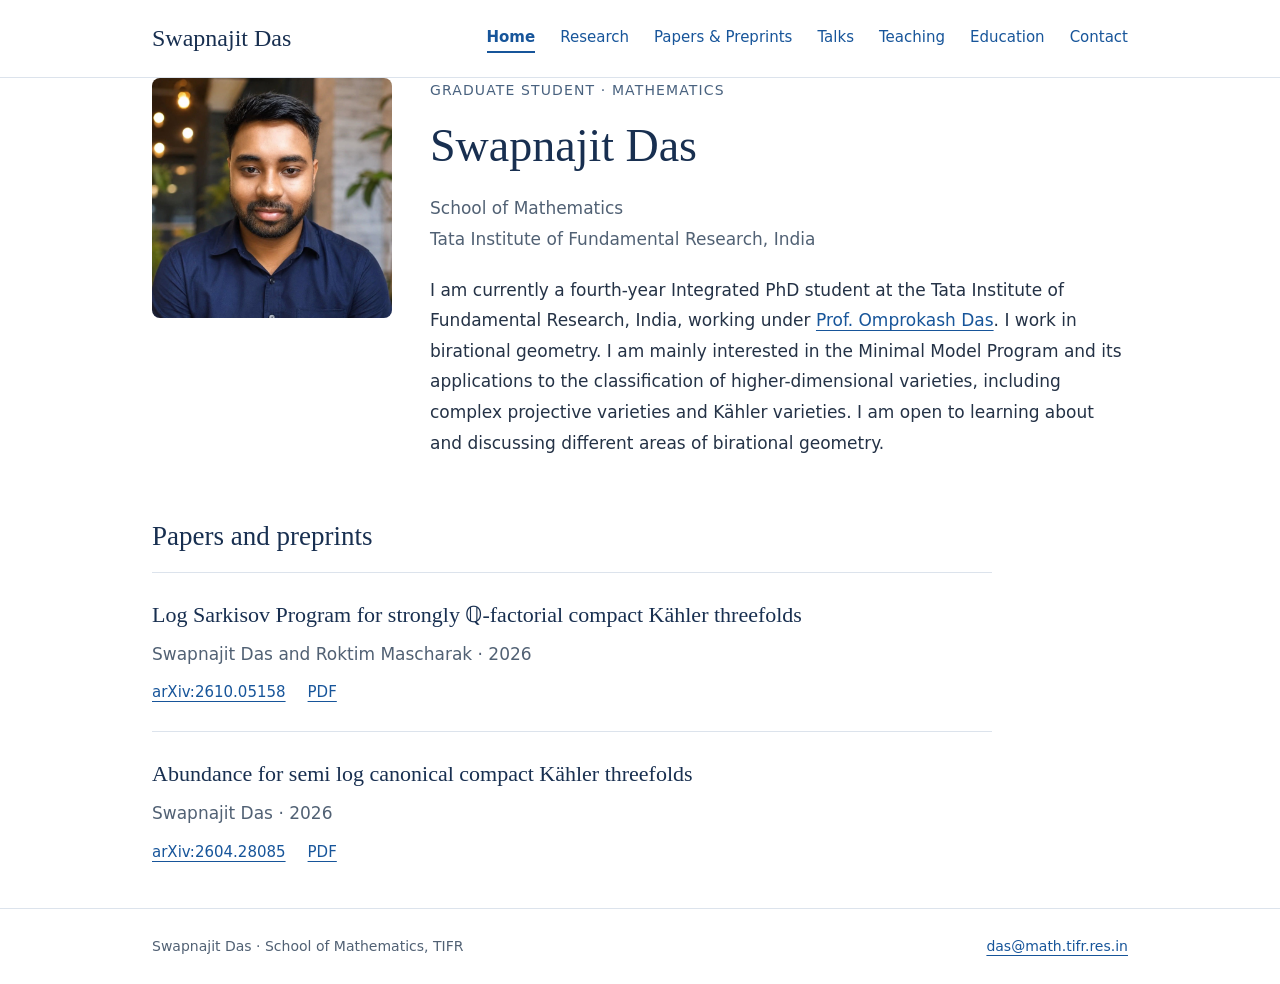
<file: index.html>
<!doctype html><html lang="en"><head><meta charset="utf-8"><meta name="viewport" content="width=device-width,initial-scale=1"><title>Home | Swapnajit Das</title><meta name="description" content="Swapnajit Das, fourth-year Integrated PhD student at TIFR. Birational geometry, the Minimal Model Program, and Kähler varieties."><link rel="stylesheet" href="style.css"></head><body><header><div class="wrap header"><a class="brand" href="index.html">Swapnajit Das</a><nav aria-label="Main navigation"><a href="index.html" aria-current="page">Home</a><a href="research.html">Research</a><a href="publications.html">Papers &amp; Preprints</a><a href="talks.html">Talks</a><a href="teaching.html">Teaching</a><a href="education.html">Education</a><a href="contact.html">Contact</a></nav></div></header><main class="wrap"><div class="profile"><img class="portrait" src="portrait.jpg" alt="Portrait of Swapnajit Das" width="240" height="240"><div class="profile-text"><div class="eyebrow">Graduate student · Mathematics</div><h1>Swapnajit Das</h1><p class="affiliation">School of Mathematics<br>Tata Institute of Fundamental Research, India</p><div class="intro"><p>I am currently a fourth-year Integrated PhD student at the Tata Institute of Fundamental Research, India, working under <a href="https://omprokashdas.github.io/">Prof. Omprokash Das</a>. I work in birational geometry. I am mainly interested in the Minimal Model Program and its applications to the classification of higher-dimensional varieties, including complex projective varieties and Kähler varieties. I am open to learning about and discussing different areas of birational geometry.</p></div></div></div><h2>Papers and preprints</h2><ol class="papers"><li><h3>Log Sarkisov Program for strongly ℚ-factorial compact Kähler threefolds</h3><p class="authors">Swapnajit Das and Roktim Mascharak · 2026</p><div class="links"><a href="https://arxiv.org/abs/2610.05158">arXiv:2610.05158</a><a href="https://arxiv.org/pdf/2610.05158">PDF</a></div></li><li><h3>Abundance for semi log canonical compact Kähler threefolds</h3><p class="authors">Swapnajit Das · 2026</p><div class="links"><a href="https://arxiv.org/abs/2604.28085">arXiv:2604.28085</a><a href="https://arxiv.org/pdf/2604.28085">PDF</a></div></li></ol></main><footer><div class="wrap footer"><span>Swapnajit Das · School of Mathematics, TIFR</span><a href="mailto:das@math.tifr.res.in">das@math.tifr.res.in</a></div></footer></body></html>
</file>
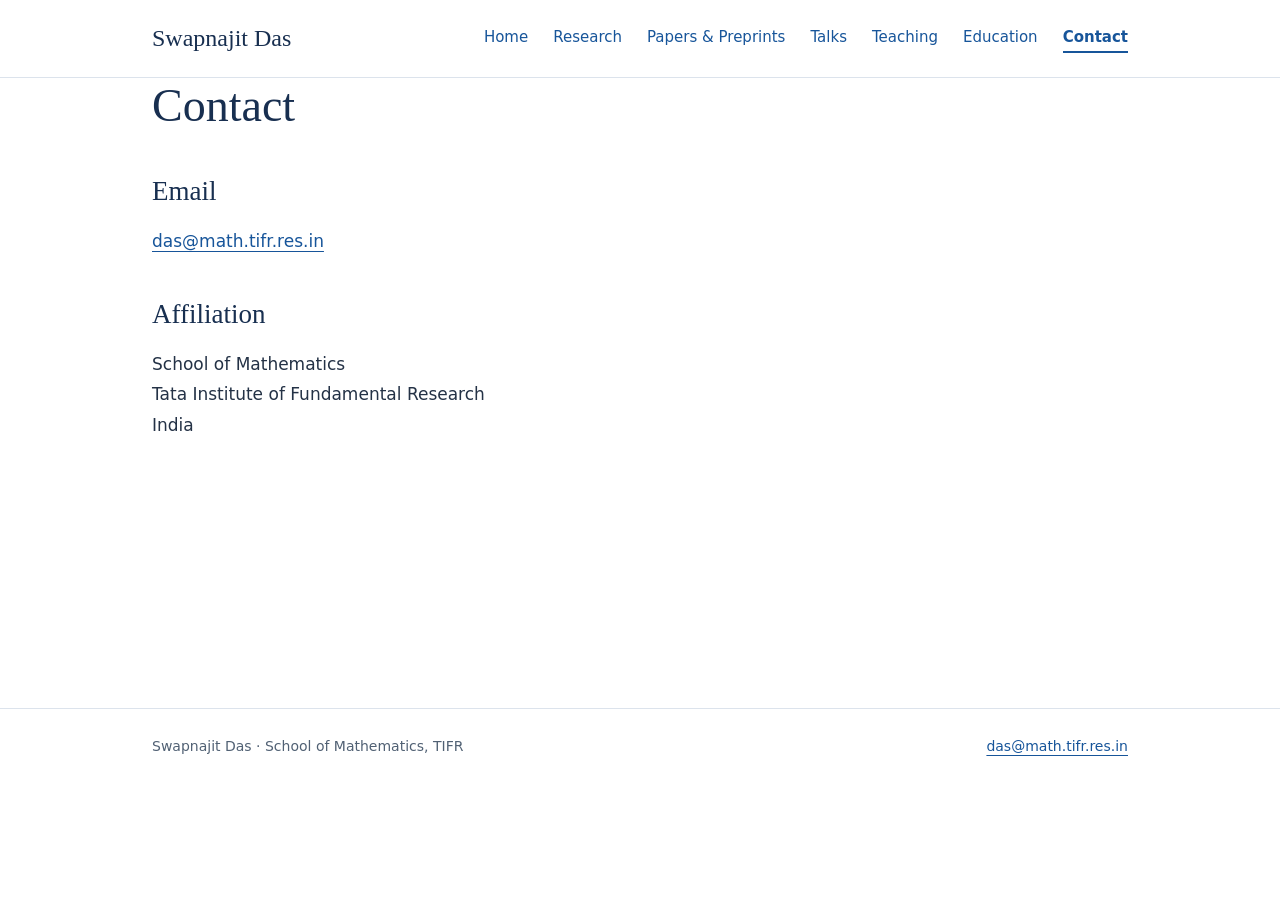
<file: contact.html>
<!doctype html><html lang="en"><head><meta charset="utf-8"><meta name="viewport" content="width=device-width,initial-scale=1"><title>Contact | Swapnajit Das</title><meta name="description" content="Swapnajit Das, fourth-year Integrated PhD student at TIFR. Birational geometry, the Minimal Model Program, and Kähler varieties."><link rel="stylesheet" href="style.css"></head><body><header><div class="wrap header"><a class="brand" href="index.html">Swapnajit Das</a><nav aria-label="Main navigation"><a href="index.html">Home</a><a href="research.html">Research</a><a href="publications.html">Papers &amp; Preprints</a><a href="talks.html">Talks</a><a href="teaching.html">Teaching</a><a href="education.html">Education</a><a href="contact.html" aria-current="page">Contact</a></nav></div></header><main class="wrap"><h1>Contact</h1><h2>Email</h2><p><a href="mailto:das@math.tifr.res.in">das@math.tifr.res.in</a></p><h2>Affiliation</h2><p>School of Mathematics<br>Tata Institute of Fundamental Research<br>India</p></main><footer><div class="wrap footer"><span>Swapnajit Das · School of Mathematics, TIFR</span><a href="mailto:das@math.tifr.res.in">das@math.tifr.res.in</a></div></footer></body></html>
</file>
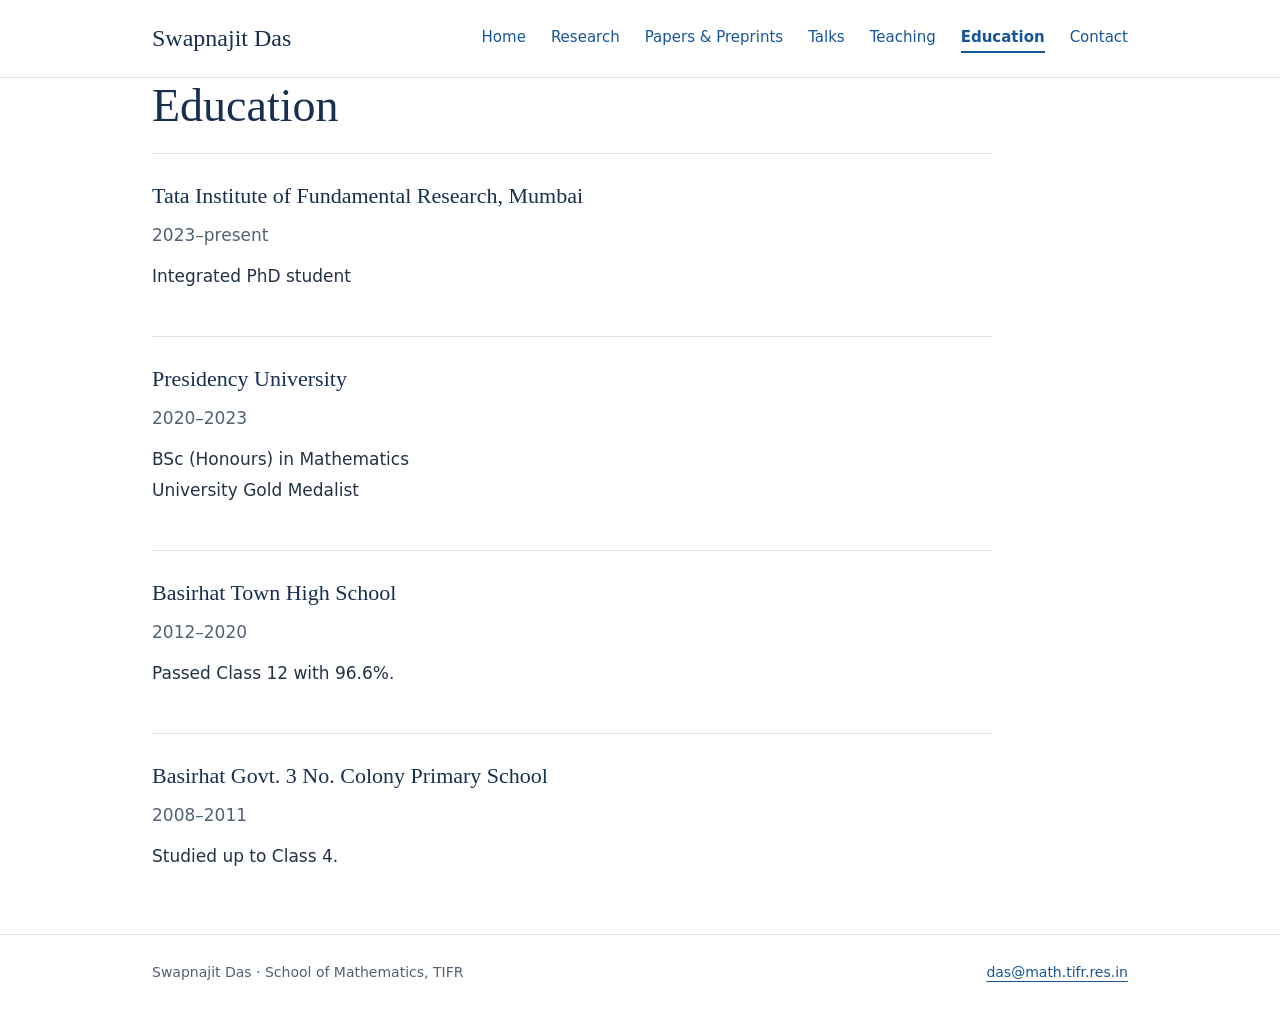
<file: education.html>
<!doctype html><html lang="en"><head><meta charset="utf-8"><meta name="viewport" content="width=device-width,initial-scale=1"><title>Education | Swapnajit Das</title><meta name="description" content="Swapnajit Das, fourth-year Integrated PhD student at TIFR. Birational geometry, the Minimal Model Program, and Kähler varieties."><link rel="stylesheet" href="style.css"></head><body><header><div class="wrap header"><a class="brand" href="index.html">Swapnajit Das</a><nav aria-label="Main navigation"><a href="index.html">Home</a><a href="research.html">Research</a><a href="publications.html">Papers &amp; Preprints</a><a href="talks.html">Talks</a><a href="teaching.html">Teaching</a><a href="education.html" aria-current="page">Education</a><a href="contact.html">Contact</a></nav></div></header><main class="wrap"><h1>Education</h1><ol class="papers"><li><h3>Tata Institute of Fundamental Research, Mumbai</h3><p class="authors">2023–present</p><p>Integrated PhD student</p></li><li><h3>Presidency University</h3><p class="authors">2020–2023</p><p>BSc (Honours) in Mathematics<br>University Gold Medalist</p></li><li><h3>Basirhat Town High School</h3><p class="authors">2012–2020</p><p>Passed Class 12 with 96.6%.</p></li><li><h3>Basirhat Govt. 3 No. Colony Primary School</h3><p class="authors">2008–2011</p><p>Studied up to Class 4.</p></li></ol></main><footer><div class="wrap footer"><span>Swapnajit Das · School of Mathematics, TIFR</span><a href="mailto:das@math.tifr.res.in">das@math.tifr.res.in</a></div></footer></body></html>
</file>
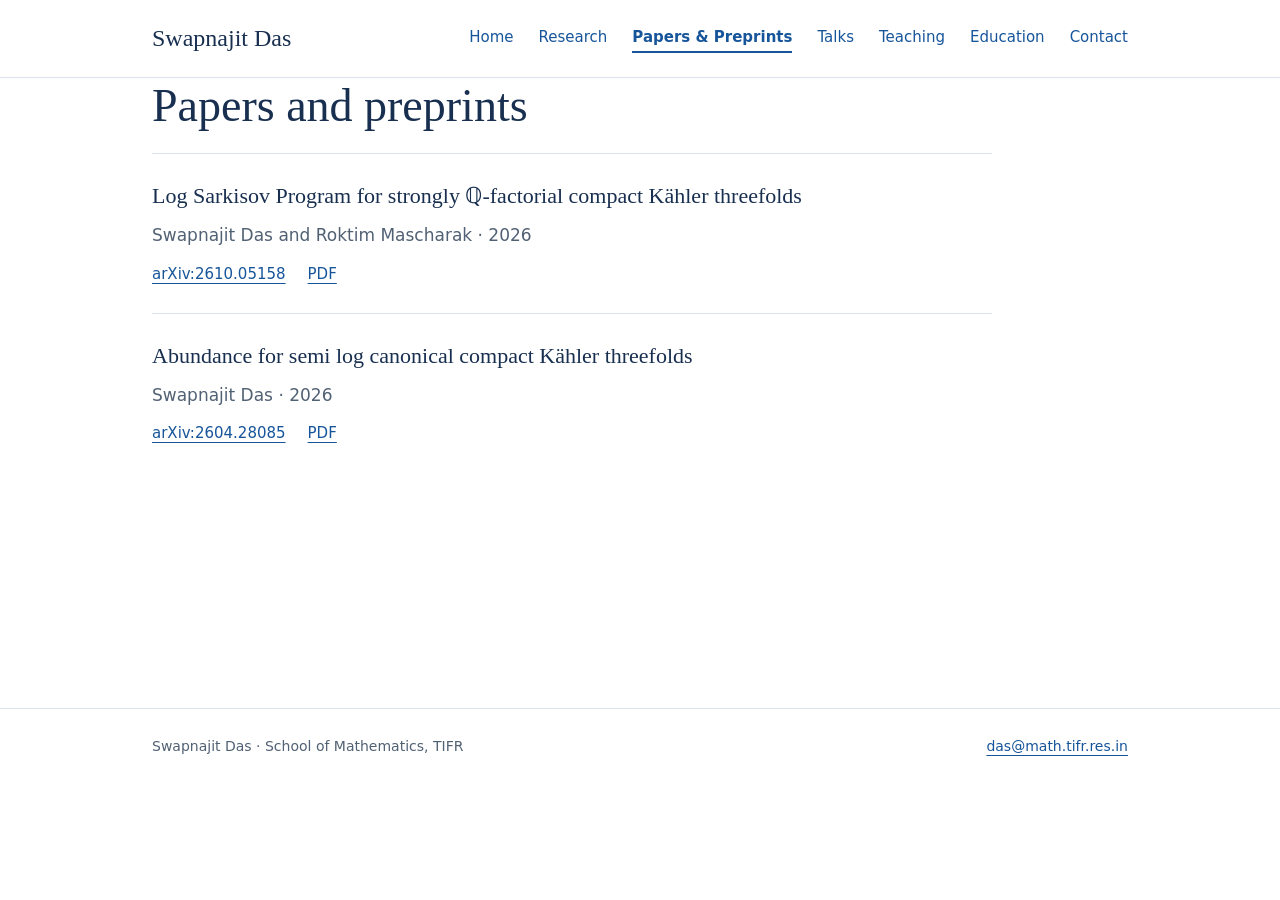
<file: publications.html>
<!doctype html><html lang="en"><head><meta charset="utf-8"><meta name="viewport" content="width=device-width,initial-scale=1"><title>Papers &amp; Preprints | Swapnajit Das</title><meta name="description" content="Swapnajit Das, fourth-year Integrated PhD student at TIFR. Birational geometry, the Minimal Model Program, and Kähler varieties."><link rel="stylesheet" href="style.css"></head><body><header><div class="wrap header"><a class="brand" href="index.html">Swapnajit Das</a><nav aria-label="Main navigation"><a href="index.html">Home</a><a href="research.html">Research</a><a href="publications.html" aria-current="page">Papers &amp; Preprints</a><a href="talks.html">Talks</a><a href="teaching.html">Teaching</a><a href="education.html">Education</a><a href="contact.html">Contact</a></nav></div></header><main class="wrap"><h1>Papers and preprints</h1><ol class="papers"><li><h3>Log Sarkisov Program for strongly ℚ-factorial compact Kähler threefolds</h3><p class="authors">Swapnajit Das and Roktim Mascharak · 2026</p><div class="links"><a href="https://arxiv.org/abs/2610.05158">arXiv:2610.05158</a><a href="https://arxiv.org/pdf/2610.05158">PDF</a></div></li><li><h3>Abundance for semi log canonical compact Kähler threefolds</h3><p class="authors">Swapnajit Das · 2026</p><div class="links"><a href="https://arxiv.org/abs/2604.28085">arXiv:2604.28085</a><a href="https://arxiv.org/pdf/2604.28085">PDF</a></div></li></ol></main><footer><div class="wrap footer"><span>Swapnajit Das · School of Mathematics, TIFR</span><a href="mailto:das@math.tifr.res.in">das@math.tifr.res.in</a></div></footer></body></html>
</file>
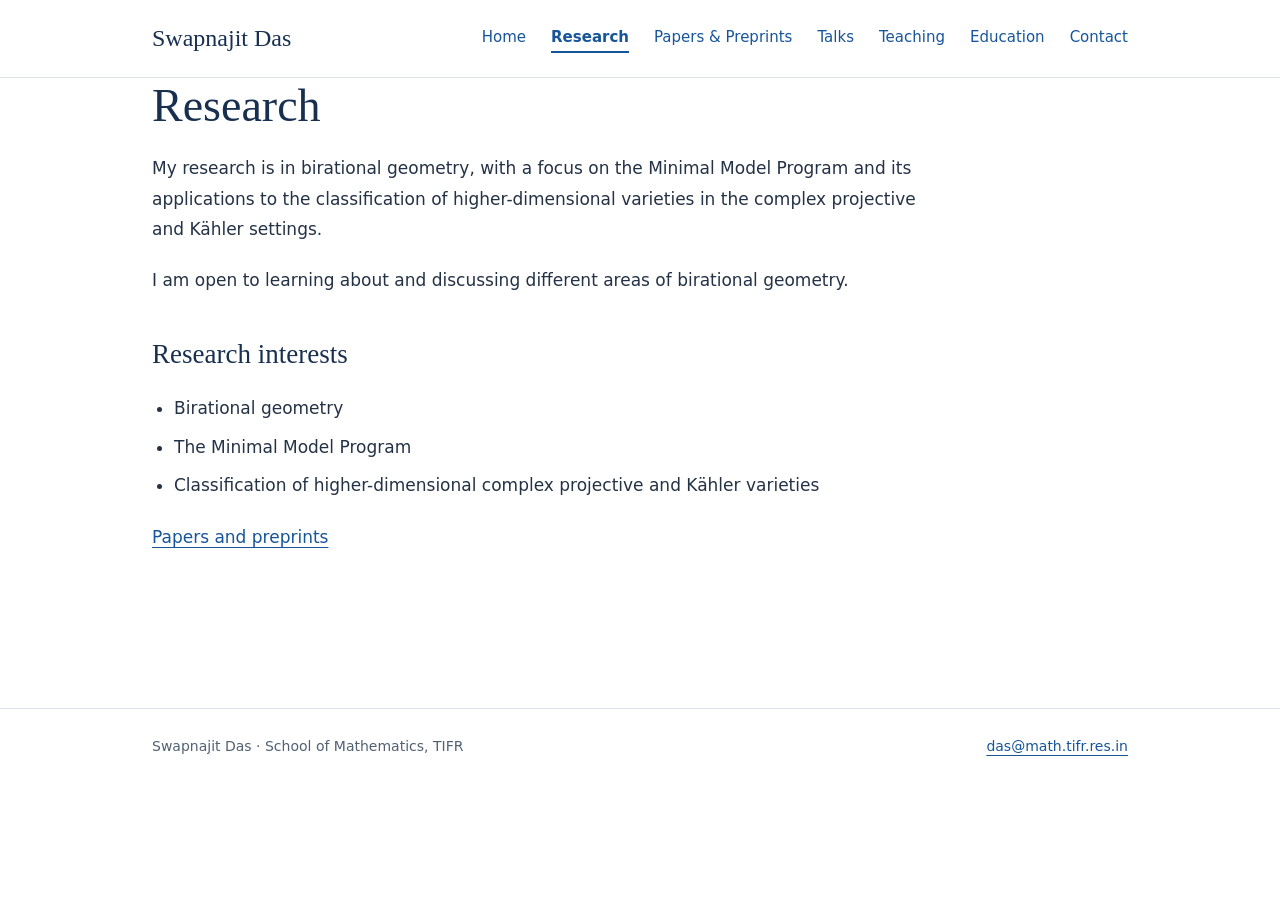
<file: research.html>
<!doctype html><html lang="en"><head><meta charset="utf-8"><meta name="viewport" content="width=device-width,initial-scale=1"><title>Research | Swapnajit Das</title><meta name="description" content="Swapnajit Das, fourth-year Integrated PhD student at TIFR. Birational geometry, the Minimal Model Program, and Kähler varieties."><link rel="stylesheet" href="style.css"></head><body><header><div class="wrap header"><a class="brand" href="index.html">Swapnajit Das</a><nav aria-label="Main navigation"><a href="index.html">Home</a><a href="research.html" aria-current="page">Research</a><a href="publications.html">Papers &amp; Preprints</a><a href="talks.html">Talks</a><a href="teaching.html">Teaching</a><a href="education.html">Education</a><a href="contact.html">Contact</a></nav></div></header><main class="wrap"><h1>Research</h1><div class="intro"><p>My research is in birational geometry, with a focus on the Minimal Model Program and its applications to the classification of higher-dimensional varieties in the complex projective and Kähler settings.</p><p>I am open to learning about and discussing different areas of birational geometry.</p></div><h2>Research interests</h2><ul class="interests"><li>Birational geometry</li><li>The Minimal Model Program</li><li>Classification of higher-dimensional complex projective and Kähler varieties</li></ul><p><a href="publications.html">Papers and preprints</a></p></main><footer><div class="wrap footer"><span>Swapnajit Das · School of Mathematics, TIFR</span><a href="mailto:das@math.tifr.res.in">das@math.tifr.res.in</a></div></footer></body></html>
</file>
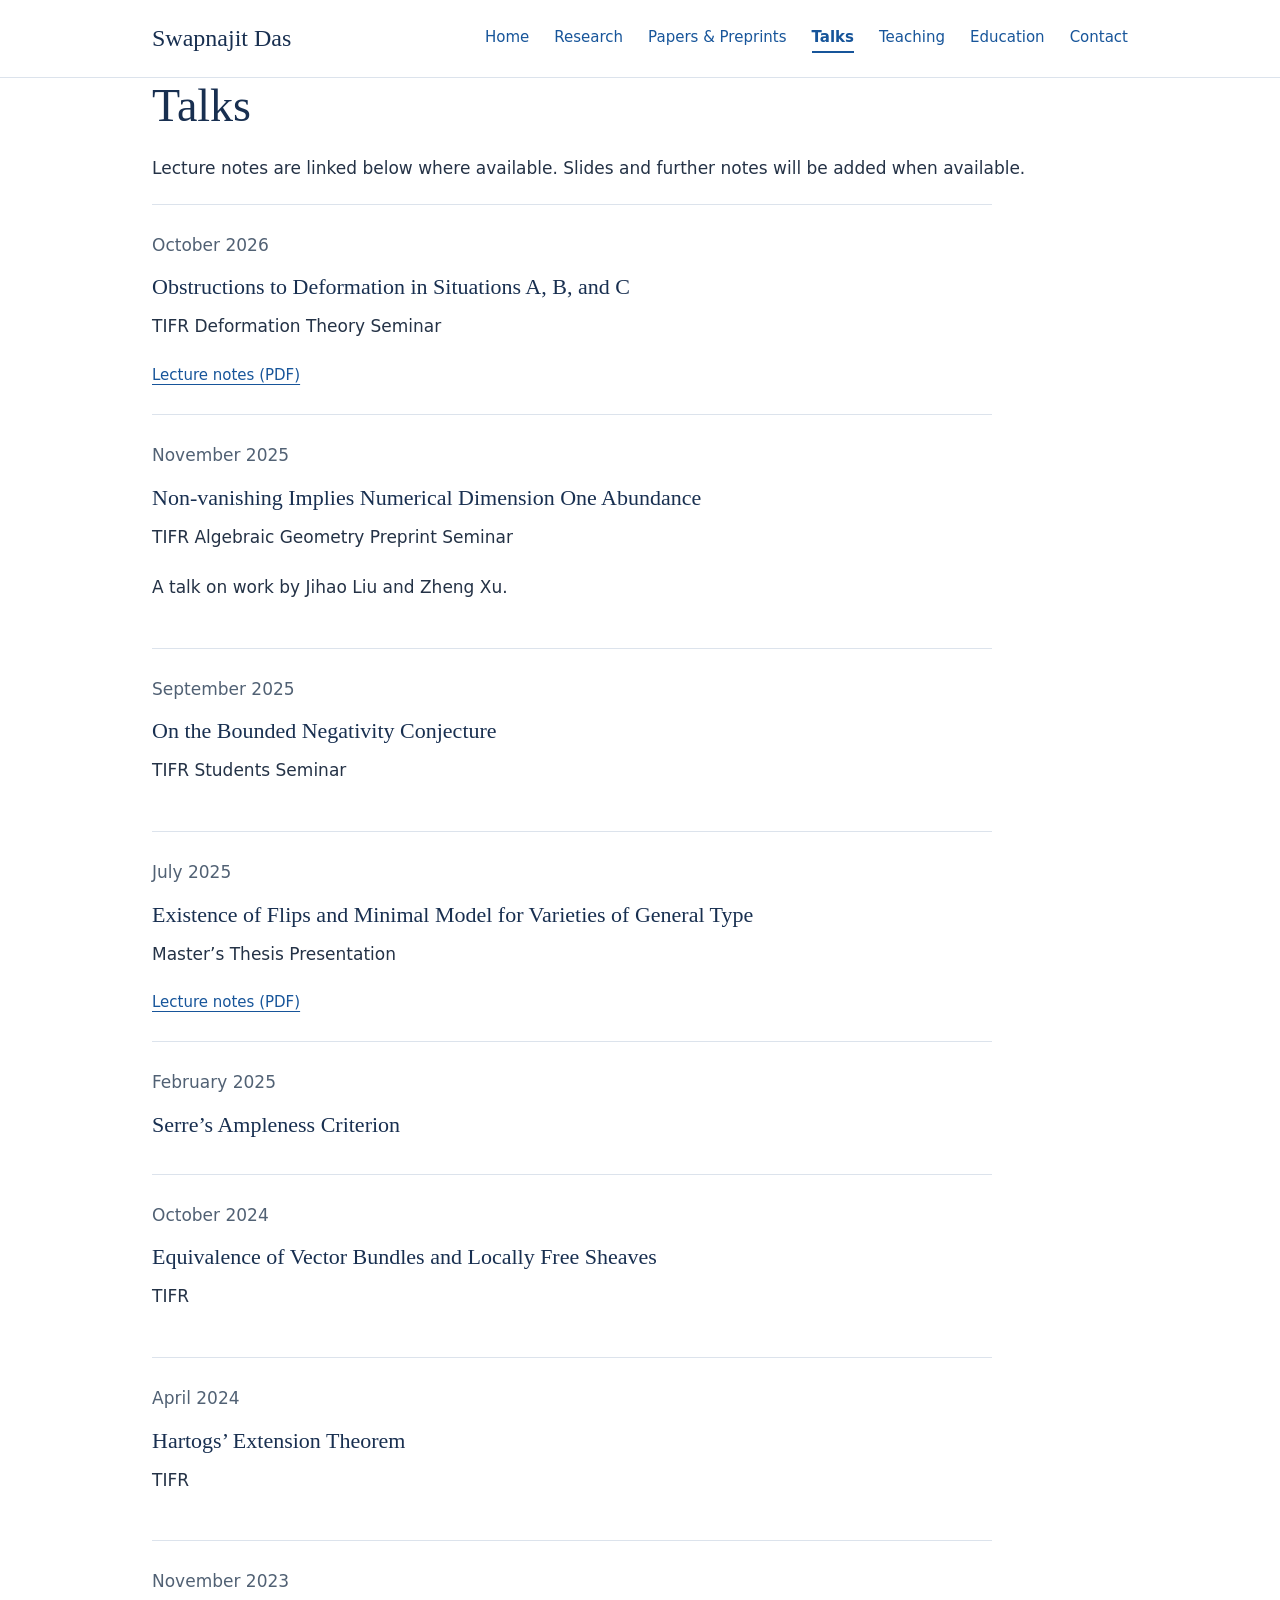
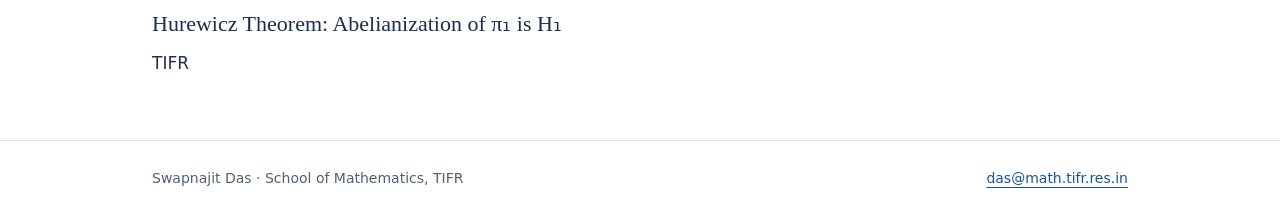
<file: talks.html>
<!doctype html><html lang="en"><head><meta charset="utf-8"><meta name="viewport" content="width=device-width,initial-scale=1"><title>Talks | Swapnajit Das</title><meta name="description" content="Swapnajit Das, fourth-year Integrated PhD student at TIFR. Birational geometry, the Minimal Model Program, and Kähler varieties."><link rel="stylesheet" href="style.css"></head><body><header><div class="wrap header"><a class="brand" href="index.html">Swapnajit Das</a><nav aria-label="Main navigation"><a href="index.html">Home</a><a href="research.html">Research</a><a href="publications.html">Papers &amp; Preprints</a><a href="talks.html" aria-current="page">Talks</a><a href="teaching.html">Teaching</a><a href="education.html">Education</a><a href="contact.html">Contact</a></nav></div></header><main class="wrap"><h1>Talks</h1><p>Lecture notes are linked below where available. Slides and further notes will be added when available.</p><ol class="papers"><li><p class="authors"><time datetime="2026-10">October 2026</time></p><h3>Obstructions to Deformation in Situations A, B, and C</h3><p>TIFR Deformation Theory Seminar</p><div class="links"><a href="deformation-obstructions-notes.pdf">Lecture notes (PDF)</a></div></li><li><p class="authors"><time datetime="2025-11">November 2025</time></p><h3>Non-vanishing Implies Numerical Dimension One Abundance</h3><p>TIFR Algebraic Geometry Preprint Seminar</p><p>A talk on work by Jihao Liu and Zheng Xu.</p></li><li><p class="authors"><time datetime="2025-09">September 2025</time></p><h3>On the Bounded Negativity Conjecture</h3><p>TIFR Students Seminar</p></li><li><p class="authors"><time datetime="2025-07">July 2025</time></p><h3>Existence of Flips and Minimal Model for Varieties of General Type</h3><p>Master’s Thesis Presentation</p><div class="links"><a href="masters-thesis-presentation.pdf">Lecture notes (PDF)</a></div></li><li><p class="authors"><time datetime="2025-02">February 2025</time></p><h3>Serre’s Ampleness Criterion</h3></li><li><p class="authors"><time datetime="2024-10">October 2024</time></p><h3>Equivalence of Vector Bundles and Locally Free Sheaves</h3><p>TIFR</p></li><li><p class="authors"><time datetime="2024-04">April 2024</time></p><h3>Hartogs’ Extension Theorem</h3><p>TIFR</p></li><li><p class="authors"><time datetime="2023-11">November 2023</time></p><h3>Hurewicz Theorem: Abelianization of π₁ is H₁</h3><p>TIFR</p></li></ol></main><footer><div class="wrap footer"><span>Swapnajit Das · School of Mathematics, TIFR</span><a href="mailto:das@math.tifr.res.in">das@math.tifr.res.in</a></div></footer></body></html>
</file>
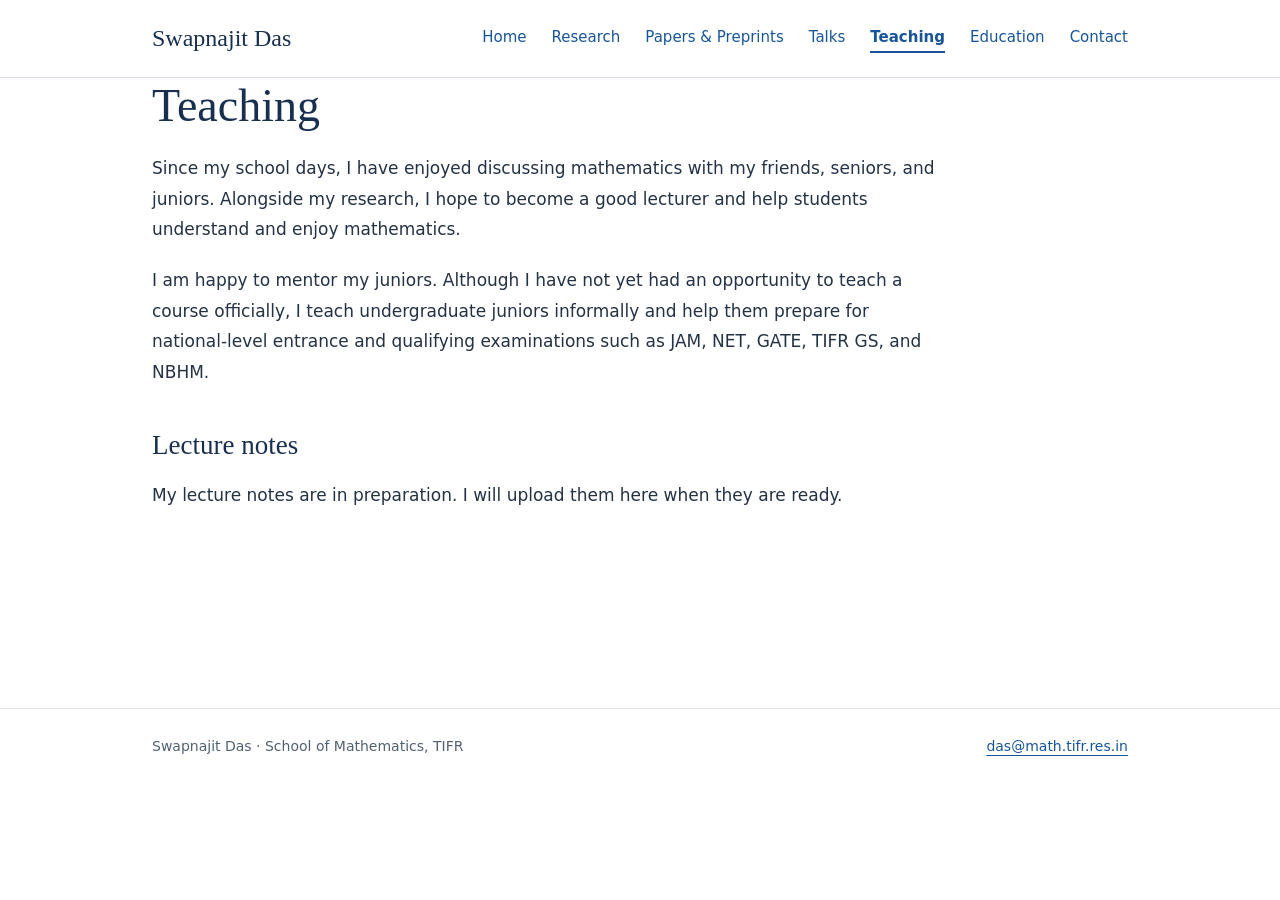
<file: teaching.html>
<!doctype html><html lang="en"><head><meta charset="utf-8"><meta name="viewport" content="width=device-width,initial-scale=1"><title>Teaching | Swapnajit Das</title><meta name="description" content="Swapnajit Das, fourth-year Integrated PhD student at TIFR. Birational geometry, the Minimal Model Program, and Kähler varieties."><link rel="stylesheet" href="style.css"></head><body><header><div class="wrap header"><a class="brand" href="index.html">Swapnajit Das</a><nav aria-label="Main navigation"><a href="index.html">Home</a><a href="research.html">Research</a><a href="publications.html">Papers &amp; Preprints</a><a href="talks.html">Talks</a><a href="teaching.html" aria-current="page">Teaching</a><a href="education.html">Education</a><a href="contact.html">Contact</a></nav></div></header><main class="wrap"><h1>Teaching</h1><div class="intro"><p>Since my school days, I have enjoyed discussing mathematics with my friends, seniors, and juniors. Alongside my research, I hope to become a good lecturer and help students understand and enjoy mathematics.</p><p>I am happy to mentor my juniors. Although I have not yet had an opportunity to teach a course officially, I teach undergraduate juniors informally and help them prepare for national-level entrance and qualifying examinations such as JAM, NET, GATE, TIFR GS, and NBHM.</p></div><h2>Lecture notes</h2><p>My lecture notes are in preparation. I will upload them here when they are ready.</p></main><footer><div class="wrap footer"><span>Swapnajit Das · School of Mathematics, TIFR</span><a href="mailto:das@math.tifr.res.in">das@math.tifr.res.in</a></div></footer></body></html>
</file>
<file: style.css>
*{box-sizing:border-box}body{margin:0;color:#243246;background:#fff;font:17px/1.8 system-ui,sans-serif}a{color:#17559a;text-underline-offset:4px}a:hover{color:#0b305c}a:focus-visible{outline:3px solid #17559a;outline-offset:5px}.wrap{max-width:1040px;margin:auto;padding:0 32px}header{border-bottom:1px solid #dce3ec}.header{display:flex;align-items:center;justify-content:space-between;gap:24px;padding-top:24px;padding-bottom:24px}.brand{font:24px Georgia,serif;color:#182f50;text-decoration:none}nav{display:flex;flex-wrap:wrap;gap:10px 25px}nav a{text-decoration:none;font-size:15px}nav a[aria-current]{font-weight:700;border-bottom:2px solid #17559a}main{padding-top:62px;padding-bottom:65px;min-height:70vh}.eyebrow{color:#49627f;font-size:14px;letter-spacing:.08em;text-transform:uppercase;margin-bottom:15px}h1{font:46px/1.2 Georgia,serif;color:#182f50;margin:0 0 20px}h2{font:27px/1.35 Georgia,serif;color:#182f50;margin:40px 0 16px}p{margin:0 0 20px}.intro{max-width:790px}.affiliation{color:#516174}.interests{padding-left:22px}.interests li{padding:4px 0}.papers{list-style:none;padding:0;max-width:840px}.papers li{padding:25px 0;border-top:1px solid #dce3ec}.papers h3{font:22px/1.5 Georgia,serif;color:#182f50;margin:0 0 8px}.authors{color:#516174;margin:0 0 10px}.links{display:flex;gap:22px;flex-wrap:wrap;font-size:15px}footer{border-top:1px solid #dce3ec;padding:25px 0;font-size:14px;color:#516174}.footer{display:flex;justify-content:space-between;gap:16px;flex-wrap:wrap}@media(max-width:680px){.wrap{padding-left:22px;padding-right:22px}.header{align-items:flex-start;flex-direction:column;gap:14px;padding-top:20px;padding-bottom:20px}main{padding-top:38px;padding-bottom:40px}h1{font-size:36px}nav{gap:10px 20px}.papers h3{font-size:21px}}
.profile{display:grid;grid-template-columns:240px minmax(0,1fr);gap:38px;align-items:start}.portrait{display:block;width:240px;height:240px;object-fit:cover;border-radius:8px}.profile .intro{max-width:100%}@media(max-width:760px){.profile{grid-template-columns:1fr;gap:28px}.portrait{width:210px;height:210px}}
</file>
